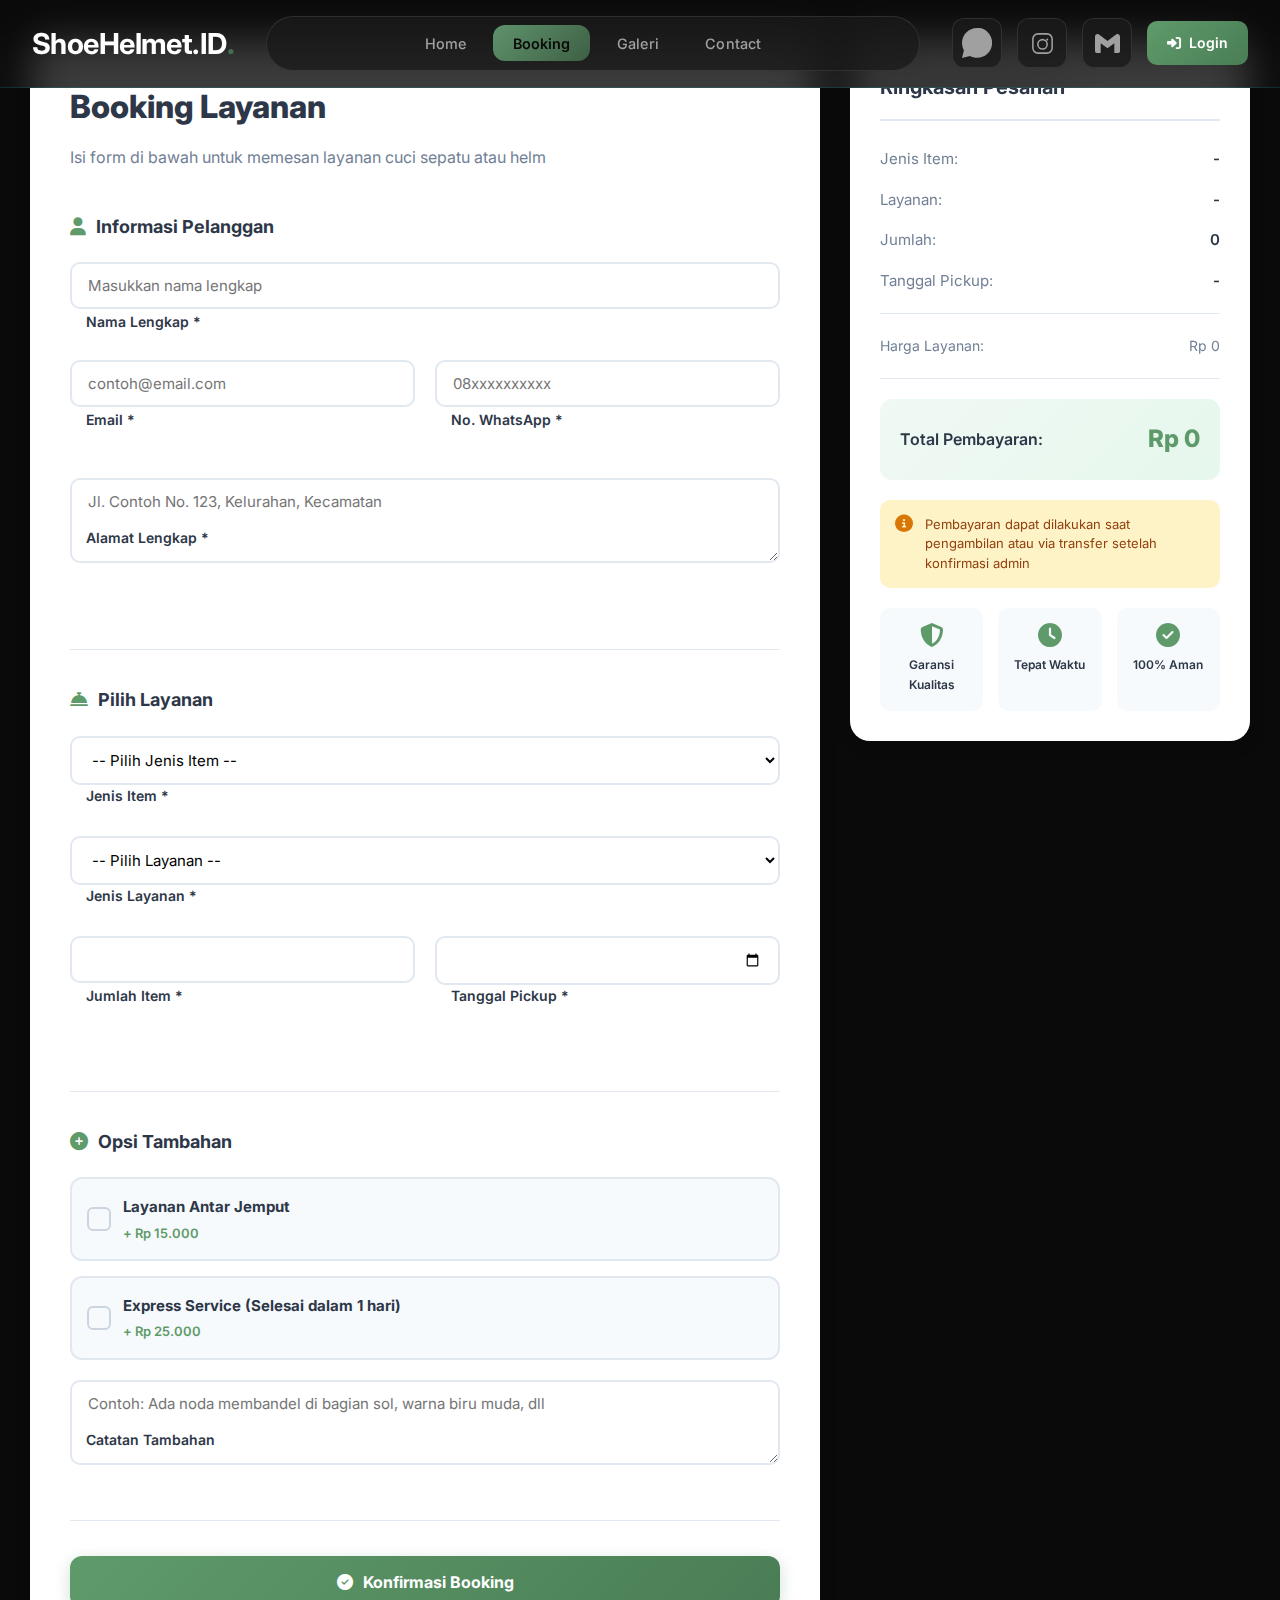
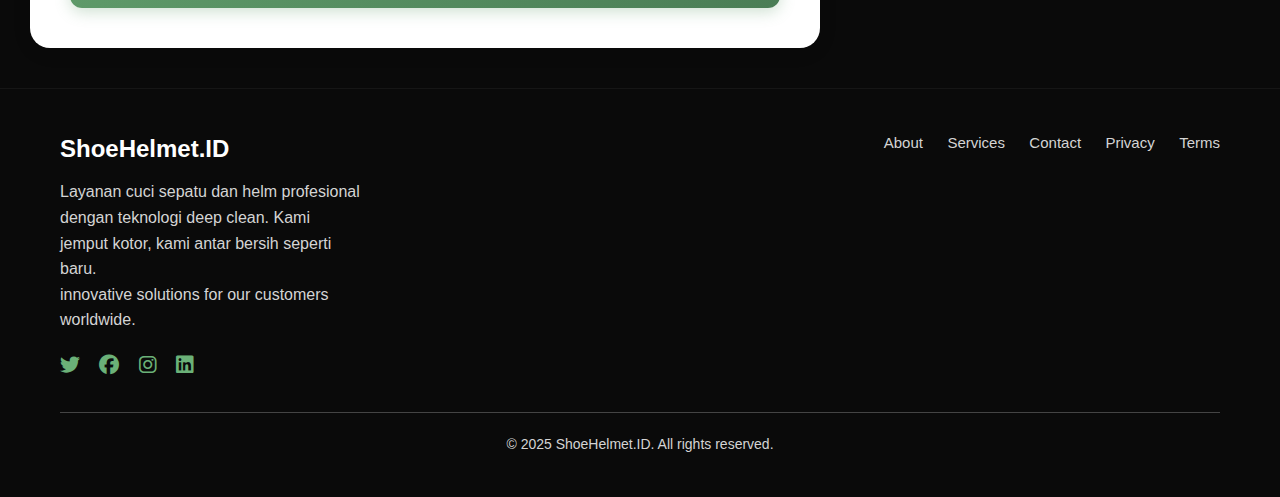
<file: booking.html>
<!DOCTYPE html>
<html lang="en">
<head>
    <meta charset="UTF-8">
    <meta name="viewport" content="width=device-width, initial-scale=1.0">
    <link rel="icon" href="./images/icons/icon.ico">
    <title>Layanan Cuci Sepatu dan Helm</title>
    <link rel="stylesheet" href="https://fonts.googleapis.com/css2?family=Inter:wght@300;400;500;600;700;900&display=swap">
    <link rel="stylesheet" href="https://cdnjs.cloudflare.com/ajax/libs/font-awesome/6.4.0/css/all.min.css">
    <link rel="stylesheet" href="css/style.css">
    <link rel="stylesheet" href="css/booking.css">
</head>
<body background="">
    <header style="margin-bottom: 30px">
        <nav class="navbar">
            <div class="nav-brand">ShoeHelmet.ID<span class="brand-dot">.</span></div>
            <ul class="nav-menu" id="nav-menu">
                <li><a href="index.html" class="nav-link">Home</a></li>
                <li><a href="daftarharga.html" class="nav-link active">Booking</a></li>
                <li><a href="galeri.html" class="nav-link">Galeri</a></li>
                <li><a href="contact.html" class="nav-link">Contact</a></li>
            </ul>
            
            <div class="nav-social" style="display: flex; justify-content: center; align-items: center; gap: 15px;">
                <li id="dashboardLink" style="display: none;">
                    <a href="dashboard.html" class="nav-link nav-link-admin">
                        <i class="fas fa-chart-line"></i> Dashboard
                    </a>
                </li>
              <a href="https://wa.me/6285881872733?text=Halo%20Admin%2C%20saya%20mau%20tanya%20tentang%20layanan%20cuci%20sepatu%20dan%20helm.%20Bisa%20minta%20daftar%20harganya%3F" aria-label="WhatsApp" target="_blank" class="social-icon">
                <svg width="30" height="30" viewBox="0 0 24 24" fill="currentColor">
                  <path d="M17.472 14.382c-.297-.149-1.758-.867-2.03-.967-.273-.099-.471-.148-.67.15-.197.297-.767.966-.94 1.164-.173.199-.347.223-.644.075-.297-.15-1.255-.463-2.39-1.475-.883-.788-1.48-1.761-1.653-2.059-.173-.297-.018-.458.13-.606.134-.133.298-.347.446-.52.149-.174.198-.298.298-.497.099-.198.05-.371-.025-.52-.075-.149-.669-1.612-.916-2.207-.242-.579-.487-.5-.669-.51-.173-.008-.371-.01-.57-.01-.198 0-.52.074-.792.372-.272.297-1.04 1.016-1.04 2.479 0 1.462 1.065 2.875 1.213 3.074.149.198 2.096 3.2 5.077 4.487.709.306 1.262.489 1.694.625.712.227 1.36.195 1.871.118.571-.085 1.758-.719 2.006-1.413.248-.694.248-1.289.173-1.413-.074-.124-.272-.198-.57-.347m-4.821 4.991l-.001.001h-.001zM12.004 0C5.373 0 0 5.373 0 12c0 2.123.555 4.115 1.524 5.84L0 24l6.337-1.663c1.711.932 3.673 1.463 5.761 1.463 6.631 0 12-5.369 12-12s-5.369-12-12-12z"/>
                </svg>
              </a>

            <a href="https://www.instagram.com/shoehalmet/" aria-label="Instagram" target="_blank" class="social-icon">
                <svg width="25" height="25" viewBox="0 0 24 24" fill="currentColor">
                  <path d="M7.75 2h8.5A5.75 5.75 0 0 1 22 7.75v8.5A5.75 5.75 0 0 1 16.25 22h-8.5A5.75 5.75 0 0 1 2 16.25v-8.5A5.75 5.75 0 0 1 7.75 2zm0 1.5A4.25 4.25 0 0 0 3.5 7.75v8.5A4.25 4.25 0 0 0 7.75 20.5h8.5a4.25 4.25 0 0 0 4.25-4.25v-8.5A4.25 4.25 0 0 0 16.25 3.5h-8.5zm4.25 4a5.25 5.25 0 1 1 0 10.5 5.25 5.25 0 0 1 0-10.5zm0 1.5a3.75 3.75 0 1 0 0 7.5 3.75 3.75 0 0 0 0-7.5zm5.5-.75a1 1 0 1 1-2 0 1 1 0 0 1 2 0z"/>
                </svg>
            </a>

            <a href="mailto:pencuciansepatudanhelm@gmail.com" aria-label="Gmail" class="social-icon" target="_blank">
               <svg width="25" height="25" viewBox="0 0 24 24" fill="currentColor">
                <path d="M24 5.457v13.909c0 .904-.732 1.636-1.636 1.636h-3.819V11.73L12 16.64l-6.545-4.91v9.273H1.636A1.636 1.636 0 0 1 0 19.366V5.457c0-2.023 2.309-3.178 3.927-1.964L5.455 4.64 12 9.548l6.545-4.91 1.528-1.145C21.69 2.28 24 3.434 24 5.457z"/>
              </svg>
            </a>

             <a href="login.html" class="login-btn" id="loginBtn">
                    <i class="fas fa-sign-in-alt"></i> Login
                </a>
                
                <!-- User Profile -->
                <div class="user-profile" id="userProfile">
                    <div class="user-avatar" id="userAvatar"></div>
                    <span class="user-name" id="userName"></span>
                    <button class="logout-btn" id="logoutBtn">
                        <i class="fas fa-sign-out-alt"></i> Logout
                    </button>
                </div>
        </div>
       </div>
        </nav>
    </header>
    <!-- Main Content -->
    <main class="booking-main">
        <div class="booking-container">
            <!-- Left Side - Form -->
            <div class="booking-form-section">
                <div class="form-header">
                    <h1>Booking Layanan</h1>
                    <p>Isi form di bawah untuk memesan layanan cuci sepatu atau helm</p>
                </div>

                <form id="bookingForm" class="booking-form">
                    <!-- Customer Info -->
                    <div class="form-section">
                        <h3><i class="fas fa-user"></i> Informasi Pelanggan</h3>
                        
                        <div class="form-group">
                            <label for="customerName">Nama Lengkap *</label>
                            <input type="text" id="customerName" required placeholder="Masukkan nama lengkap">
                            <span class="error-message" id="nameError"></span>
                        </div>

                        <div class="form-row">
                            <div class="form-group">
                                <label for="customerEmail">Email *</label>
                                <input type="email" id="customerEmail" required placeholder="contoh@email.com">
                                <span class="error-message" id="emailError"></span>
                            </div>

                            <div class="form-group">
                                <label for="customerPhone">No. WhatsApp *</label>
                                <input type="tel" id="customerPhone" required placeholder="08xxxxxxxxxx">
                                <span class="error-message" id="phoneError"></span>
                            </div>
                        </div>

                        <div class="form-group">
                            <label for="customerAddress">Alamat Lengkap *</label>
                            <textarea id="customerAddress" rows="3" required placeholder="Jl. Contoh No. 123, Kelurahan, Kecamatan"></textarea>
                            <span class="error-message" id="addressError"></span>
                        </div>
                    </div>

                    <!-- Service Selection -->
                    <div class="form-section">
                        <h3><i class="fas fa-concierge-bell"></i> Pilih Layanan</h3>
                        
                        <div class="form-group">
                            <label for="itemType">Jenis Item *</label>
                            <select id="itemType" required>
                                <option value="">-- Pilih Jenis Item --</option>
                                <option value="sepatu">Sepatu</option>
                                <option value="helm">Helm</option>
                            </select>
                            <span class="error-message" id="itemTypeError"></span>
                        </div>

                        <div class="form-group">
                            <label for="serviceType">Jenis Layanan *</label>
                            <select id="serviceType" required>
                                <option value="">-- Pilih Layanan --</option>
                                <option value="deep-cleaning" data-price="35000">Deep Cleaning - Rp 35.000</option>
                                <option value="fast-cleaning" data-price="45000">Fast Cleaning (3 Jam) - Rp 45.000</option>
                                <option value="unyellowing" data-price="50000">Unyellowing - Rp 50.000</option>
                                <option value="repaint" data-price="75000">Recolor/Repaint - Rp 75.000</option>
                                <option value="water-repellent" data-price="30000">Water Repellent - Rp 30.000</option>
                                <option value="premium-package" data-price="100000">Premium Package - Rp 100.000</option>
                            </select>
                            <span class="error-message" id="serviceError"></span>
                        </div>

                        <div class="form-row">
                            <div class="form-group">
                                <label for="quantity">Jumlah Item *</label>
                                <input type="number" id="quantity" min="1" value="1" required>
                                <span class="error-message" id="quantityError"></span>
                            </div>

                            <div class="form-group">
                                <label for="pickupDate">Tanggal Pickup *</label>
                                <input type="date" id="pickupDate" required>
                                <span class="error-message" id="dateError"></span>
                            </div>
                        </div>
                    </div>

                    <!-- Additional Options -->
                    <div class="form-section">
                        <h3><i class="fas fa-plus-circle"></i> Opsi Tambahan</h3>
                        
                        <div class="checkbox-group">
                            <label class="checkbox-label">
                                <input type="checkbox" id="pickupService" value="15000">
                                <span class="checkbox-custom"></span>
                                <span class="checkbox-text">
                                    <strong>Layanan Antar Jemput</strong>
                                    <small>+ Rp 15.000</small>
                                </span>
                            </label>

                            <label class="checkbox-label">
                                <input type="checkbox" id="expressService" value="25000">
                                <span class="checkbox-custom"></span>
                                <span class="checkbox-text">
                                    <strong>Express Service (Selesai dalam 1 hari)</strong>
                                    <small>+ Rp 25.000</small>
                                </span>
                            </label>
                        </div>

                        <div class="form-group">
                            <label for="notes">Catatan Tambahan</label>
                            <textarea id="notes" rows="3" placeholder="Contoh: Ada noda membandel di bagian sol, warna biru muda, dll"></textarea>
                        </div>
                    </div>

                    <!-- Submit Button -->
                    <div class="form-actions">
                        <button type="submit" class="btn btn-primary">
                            <i class="fas fa-check-circle"></i> Konfirmasi Booking
                        </button>
                    </div>
                </form>
            </div>

            <!-- Right Side - Summary -->
            <div class="booking-summary-section">
                <div class="summary-card sticky">
                    <h3>Ringkasan Pesanan</h3>
                    
                    <div class="summary-item">
                        <span>Jenis Item:</span>
                        <strong id="summaryItemType">-</strong>
                    </div>

                    <div class="summary-item">
                        <span>Layanan:</span>
                        <strong id="summaryService">-</strong>
                    </div>

                    <div class="summary-item">
                        <span>Jumlah:</span>
                        <strong id="summaryQuantity">0</strong>
                    </div>

                    <div class="summary-item">
                        <span>Tanggal Pickup:</span>
                        <strong id="summaryDate">-</strong>
                    </div>

                    <div class="summary-divider"></div>

                    <div class="summary-breakdown">
                        <div class="breakdown-item">
                            <span>Harga Layanan:</span>
                            <span id="summaryServicePrice">Rp 0</span>
                        </div>

                        <div class="breakdown-item" id="pickupPriceRow" style="display: none;">
                            <span>Antar Jemput:</span>
                            <span>Rp 15.000</span>
                        </div>

                        <div class="breakdown-item" id="expressPriceRow" style="display: none;">
                            <span>Express Service:</span>
                            <span>Rp 25.000</span>
                        </div>
                    </div>

                    <div class="summary-divider"></div>

                    <div class="summary-total">
                        <span>Total Pembayaran:</span>
                        <strong id="summaryTotal">Rp 0</strong>
                    </div>

                    <div class="summary-note">
                        <i class="fas fa-info-circle"></i>
                        <p>Pembayaran dapat dilakukan saat pengambilan atau via transfer setelah konfirmasi admin</p>
                    </div>

                    <div class="summary-features">
                        <div class="feature">
                            <i class="fas fa-shield-alt"></i>
                            <span>Garansi Kualitas</span>
                        </div>
                        <div class="feature">
                            <i class="fas fa-clock"></i>
                            <span>Tepat Waktu</span>
                        </div>
                        <div class="feature">
                            <i class="fas fa-check-circle"></i>
                            <span>100% Aman</span>
                        </div>
                    </div>
                </div>
            </div>
        </div>
    </main>

    <!-- Success Modal -->
    <div class="modal" id="successModal">
        <div class="modal-content">
            <div class="modal-icon success">
                <i class="fas fa-check-circle"></i>
            </div>
            <h2>Booking Berhasil!</h2>
            <p>Terima kasih telah memesan layanan kami.</p>
            <p class="modal-order-id">Order ID: <strong id="modalOrderId"></strong></p>
            <p class="modal-info">Kami akan segera menghubungi Anda melalui WhatsApp untuk konfirmasi lebih lanjut.</p>
            <div class="modal-actions">
                <button class="btn btn-primary" onclick="redirectToHome()">
                    <i class="fas fa-home"></i> Kembali ke Home
                </button>
                <a href="#" class="btn btn-secondary" id="whatsappBtn" target="_blank">
                    <i class="fab fa-whatsapp"></i> Chat WhatsApp
                </a>
            </div>
        </div>
    </div>

    <script src="booking.js"></script>
      <link href="https://cdnjs.cloudflare.com/ajax/libs/font-awesome/6.5.1/css/all.min.css" rel="stylesheet">
<footer>
<div class="footer-container">
<div class="footer-left">
    <h2>ShoeHelmet.ID</h2>
    <p>
    Layanan cuci sepatu dan helm profesional dengan teknologi deep clean. Kami jemput kotor, kami antar bersih seperti baru.<br>
    innovative solutions for our customers<br>
    worldwide.
    </p>
    <div class="social-icons">
    <a href="#"><i class="fab fa-twitter"></i></a>
    <a href="#"><i class="fab fa-facebook"></i></a>
    <a href="#"><i class="fab fa-instagram"></i></a>
    <a href="#"><i class="fab fa-linkedin"></i></a>
    </div>
</div>

<div class="footer-right">
    <a href="#">About</a>
    <a href="#">Services</a>
    <a href="#">Contact</a>
    <a href="#">Privacy</a>
    <a href="#">Terms</a>
</div>
</div>

<div class="footer-bottom">
<p>© 2025 ShoeHelmet.ID. All rights reserved.</p>
</div>
</footer>
</main>
<script src="script.js"></script>
<script src="main.js"></script>
</body>
</html>
</file>
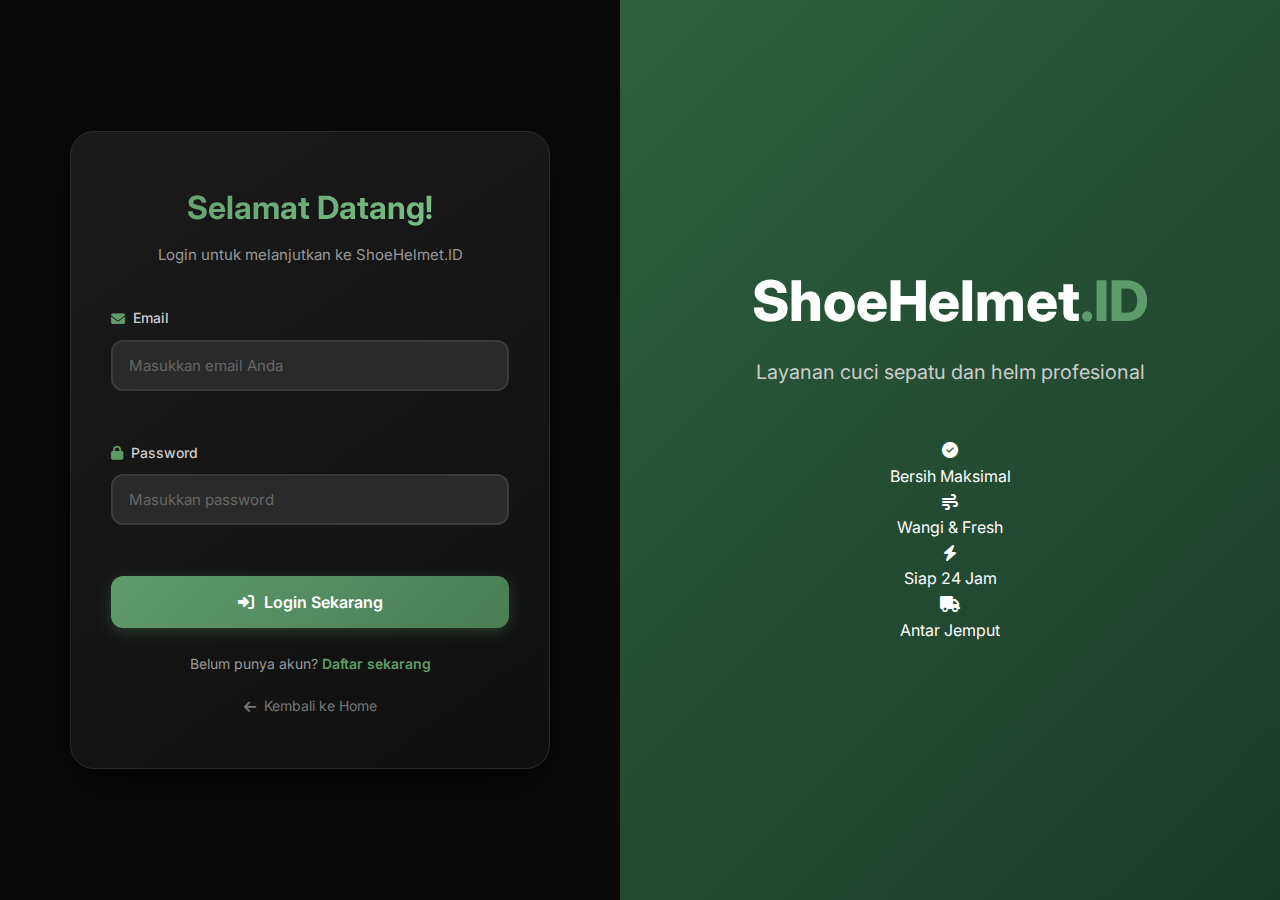
<file: login.html>
<!DOCTYPE html>
<html lang="id">
<head>
    <meta charset="UTF-8">
    <meta name="viewport" content="width=device-width, initial-scale=1.0">
    <link rel="icon" href="./images/icons/icon.ico">
    <title>Login - ShoeHelmet.ID</title>
    <link rel="stylesheet" href="https://fonts.googleapis.com/css2?family=Inter:wght@300;400;500;600;700;900&display=swap">
    <link rel="stylesheet" href="https://cdnjs.cloudflare.com/ajax/libs/font-awesome/6.4.0/css/all.min.css">
    <link rel="stylesheet" href="css/auth.css">
</head>
<body>
    <div class="auth-container">
        <div class="auth-wrapper">
            <div class="auth-box login-box active" id="loginBox">
                <div class="auth-header">
                    <h2>Selamat Datang!</h2>
                    <p class="subtitle">Login untuk melanjutkan ke ShoeHelmet.ID</p>
                </div>
                
                <form id="loginForm">
                    <div class="form-group">
                        <label for="loginEmail">
                            <i class="fas fa-envelope"></i> Email
                        </label>
                        <input type="email" id="loginEmail" placeholder="Masukkan email Anda" required>
                        <span class="error-message" id="loginEmailError"></span>
                    </div>
                    
                    <div class="form-group">
                        <label for="loginPassword">
                            <i class="fas fa-lock"></i> Password
                        </label>
                        <input type="password" id="loginPassword" placeholder="Masukkan password" required>
                        <span class="error-message" id="loginPasswordError"></span>
                    </div>
                    
                    <button type="submit" class="btn btn-primary">
                        <i class="fas fa-sign-in-alt"></i> Login Sekarang
                    </button>
                </form>
                
                <p class="switch-text">
                    Belum punya akun? <a href="#" id="showRegister">Daftar sekarang</a>
                </p>
                
                <a href="index.html" class="back-home">
                    <i class="fas fa-arrow-left"></i> Kembali ke Home
                </a>
            </div>
            
            <div class="auth-box register-box" id="registerBox">
                <div class="auth-header">
                    <h2>Buat Akun Baru</h2>
                    <p class="subtitle">Daftar untuk mendapatkan pengalaman terbaik</p>
                </div>
                
                <form id="registerForm">
                    <div class="form-group">
                        <label for="registerName">
                            <i class="fas fa-user"></i> Nama Lengkap
                        </label>
                        <input type="text" id="registerName" placeholder="Masukkan nama lengkap" required>
                        <span class="error-message" id="registerNameError"></span>
                    </div>
                    
                    <div class="form-group">
                        <label for="registerEmail">
                            <i class="fas fa-envelope"></i> Email
                        </label>
                        <input type="email" id="registerEmail" placeholder="Masukkan email Anda" required>
                        <span class="error-message" id="registerEmailError"></span>
                    </div>
                    
                    <div class="form-group">
                        <label for="registerPassword">
                            <i class="fas fa-lock"></i> Password
                        </label>
                        <input type="password" id="registerPassword" placeholder="Minimal 6 karakter" required>
                        <span class="error-message" id="registerPasswordError"></span>
                    </div>
                    
                    <div class="form-group">
                        <label for="registerConfirmPassword">
                            <i class="fas fa-lock"></i> Konfirmasi Password
                        </label>
                        <input type="password" id="registerConfirmPassword" placeholder="Ketik ulang password" required>
                        <span class="error-message" id="registerConfirmPasswordError"></span>
                    </div>
                    
                    <button type="submit" class="btn btn-primary">
                        <i class="fas fa-user-plus"></i> Daftar Sekarang
                    </button>
                </form>
                
                <p class="switch-text">
                    Sudah punya akun? <a href="#" id="showLogin">Login di sini</a>
                </p>
                
                <a href="index.html" class="back-home">
                    <i class="fas fa-arrow-left"></i> Kembali ke Home
                </a>
            </div>
        </div>
        
        <div class="auth-illustration">
            <div class="illustration-content">
                <div class="brand-logo">
                    <h1>ShoeHelmet<span>.ID</span></h1>
                </div>
                <p class="tagline">Layanan cuci sepatu dan helm profesional</p>
                <div class="features-grid">
                    <div class="feature-item">
                        <div class="feature-icon">
                            <i class="fas fa-check-circle"></i>
                        </div>
                        <span>Bersih Maksimal</span>
                    </div>
                    <div class="feature-item">
                        <div class="feature-icon">
                            <i class="fas fa-wind"></i>
                        </div>
                        <span>Wangi & Fresh</span>
                    </div>
                    <div class="feature-item">
                        <div class="feature-icon">
                            <i class="fas fa-bolt"></i>
                        </div>
                        <span>Siap 24 Jam</span>
                    </div>
                    <div class="feature-item">
                        <div class="feature-icon">
                            <i class="fas fa-truck"></i>
                        </div>
                        <span>Antar Jemput</span>
                    </div>
                </div>
            </div>
        </div>
    </div>
    
    <script src="auth.js"></script>
</body>
</html>
</file>
<file: css/style.css>
/* CSS Variables */

:root {
    --bg-primary: #0a0a0a;
    --bg-secondary: #111111;
    --bg-tertiary: #1a1a1a;
    --text-primary: #ffffff;
    --text-secondary: #a0a0a0;
    --text-muted: #666666;
    --accent-primary: #5E936C;
    --accent-secondary: #3E5F44;
    --accent-gradient: linear-gradient(135deg, #5E936C 0%, #3E5F44 100%);
    --accent-gradient-hover: linear-gradient(135deg, #93DA97 0%, #F8FAB4 100%);
    --border-accent: rgba(0, 212, 255, 0.15);
    --shadow-glow: 0 0 60px rgba(0, 212, 255, 0.15);
    --shadow-card: 0 20px 40px rgba(0, 0, 0, 0.3);
    --bg-dark: #0a0a0a;
    --accent-green: #758E61; /* Warna hijau dari desainmu */
    --text-gray: #a0a0a0;
    --glass-bg: rgba(255, 255, 255, 0.05);
    --shadow-hover: 0 30px 60px rgba(0, 0, 0, 0.4);
    --border-radius: 16px;
    --border-radius-pill: 50px;
    --transition-smooth: all 0.4s cubic-bezier(0.25, 0.46, 0.45, 0.94);
    --transition-fast: all 0.2s ease;
    --transition-spring: all 0.6s cubic-bezier(0.68, -0.55, 0.265, 1.55);
    --glass-bg: rgba(255, 255, 255, 0.05);
    --glass-border: rgba(255, 255, 255, 0.1);
}

/* Navigation Link Admin Highlight */
.nav-link-admin {
    background: rgba(95, 155, 106, 0.1) !important;
    color: #5f9b6a !important;
    font-weight: 600;
}

.nav-link-admin:hover {
    background: rgba(95, 155, 106, 0.2) !important;
}

/* Enhanced User Profile in Navbar */
.user-info {
    display: flex;
    flex-direction: column;
    gap: 2px;
}

.user-role {
    font-size: 11px;
    color: #999;
    font-weight: 500;
}

.nav-social {
    display: flex;
    justify-content: center;
    align-items: center;
    gap: 15px;
}

.social-icon {
    color: #999;
    transition: all 0.3s;
    display: flex;
    align-items: center;
}

.social-icon:hover {
    color: #5f9b6a;
    transform: translateY(-2px);
}

.login-btn {
    display: inline-flex;
    align-items: center;
    gap: 8px;
    padding: 10px 20px;
    background: linear-gradient(135deg, #5f9b6a, #4a7d55);
    color: #fff !important;
    text-decoration: none;
    border-radius: 10px;
    font-weight: 600;
    font-size: 14px;
    transition: all 0.3s;
    border: none;
    cursor: pointer;
}

.login-btn:hover {
    transform: translateY(-2px);
    box-shadow: 0 5px 15px rgba(95, 155, 106, 0.4);
}

.user-profile {
    display: none;
    align-items: center;
    gap: 12px;
    padding: 8px 15px;
    background: rgba(255, 255, 255, 0.05);
    border-radius: 50px;
    border: 1px solid rgba(255, 255, 255, 0.1);
}

.user-avatar {
    width: 45px;
    height: 45px;
    border-radius: 50%;
    background: linear-gradient(135deg, #5f9b6a, #4a7d55);
    display: flex;
    align-items: center;
    justify-content: center;
    font-weight: 700;
    font-size: 18px;
    color: #fff;
    border: 2px solid rgba(255, 255, 255, 0.2);
}

.user-name {
    color: #fff;
    font-weight: 600;
    font-size: 14px;
}

.logout-btn {
    display: inline-flex;
    align-items: center;
    gap: 6px;
    background: rgba(255, 107, 107, 0.2);
    color: #ff6b6b;
    border: 1px solid rgba(255, 107, 107, 0.3);
    padding: 8px 16px;
    border-radius: 8px;
    cursor: pointer;
    font-size: 13px;
    font-weight: 600;
    transition: all 0.3s;
}

.logout-btn:hover {
    background: rgba(255, 107, 107, 0.3);
    transform: translateY(-1px);
}

@media (max-width: 768px) {
    .user-name {
        display: none;
    }
    
    .user-role {
        display: none;
    }
    
    .nav-social {
        gap: 10px;
    }
    
    #dashboardLink {
        display: none !important;
    }
}


.nav-social {
  display: flex;
  gap: 15px;
}
* {
    margin: 0;
    padding: 0;
    box-sizing: border-box;
}

body {
    font-family: 'Inter', sans-serif;
    background: var(--bg-primary);
    color: var(--text-primary);
    line-height: 1.7;
    overflow-x: hidden;
    -webkit-font-smoothing: antialiased;
    -moz-osx-font-smoothing: grayscale;
}

.container {
    max-width: 1400px;
    margin: 0 auto;
    padding: 0 2rem;
}

/* Scrollbar Styling */
::-webkit-scrollbar {
    width: 8px;
}

::-webkit-scrollbar-track {
    background: var(--bg-secondary);
}

::-webkit-scrollbar-thumb {
    background: var(--accent-gradient);
    border-radius: 4px;
}

::-webkit-scrollbar-thumb:hover {
    background: var(--accent-gradient-hover);
}

/* Enhanced Header */
header {
    position: fixed;
    top: 0;
    width: 100%;
    z-index: 1000;
    padding: 1rem 0;
    background: rgba(10, 10, 10, 0.8);
    backdrop-filter: blur(20px);
    border-bottom: 1px solid var(--border-accent);
    transition: var(--transition-smooth);
}

header.scrolled {
    padding: 0.5rem 0;
    background: rgba(10, 10, 10, 0.95);
    box-shadow: var(--shadow-card);
}

.navbar {
    display: grid;
    grid-template-columns: auto 1fr auto;
    align-items: center;
    gap: 2rem;
    max-width: 1400px;
    margin: 0 auto;
    padding: 0 2rem;
}

.nav-brand {
    font-size: 1.8rem;
    font-weight: 700;
    color: var(--text-primary);
    letter-spacing: -0.02em;
    position: relative;
    cursor: pointer;
}

.brand-dot {
    background: var(--accent-gradient);
    -webkit-background-clip: text;
    -webkit-text-fill-color: transparent;
    background-clip: text;
    font-size: 2rem;
}

.nav-menu {
    display: flex;
    list-style: none;
    justify-content: center;
    align-items: center;
    gap: 0.5rem;
    background: var(--glass-bg);
    padding: 0.8rem 1.5rem;
    border-radius: var(--border-radius-pill);
    border: 1px solid var(--glass-border);
    backdrop-filter: blur(10px);
}

.nav-link {
    color: var(--text-secondary);
    text-decoration: none;
    font-weight: 500;
    font-size: 0.9rem;
    position: relative;
    padding: 0.6rem 1.2rem;
    border-radius: 12px;
    transition: var(--transition-fast);
    letter-spacing: 0.01em;
}

.nav-link:hover,
.nav-link.active {
    color: var(--text-primary);
    background: rgba(0, 212, 255, 0.1);
    transform: translateY(-1px);
}

.nav-link.active {
    background: var(--accent-gradient);
    color: var(--bg-primary);
    font-weight: 600;
}

.nav-cta {
    display: flex;
    align-items: center;
}

.cta-btn {
    background: var(--accent-gradient);
    color: var(--bg-primary);
    text-decoration: none;
    padding: 0.8rem 1.8rem;
    border-radius: var(--border-radius-pill);
    font-weight: 600;
    font-size: 0.9rem;
    transition: var(--transition-smooth);
    position: relative;
    overflow: hidden;
}

.cta-btn::before {
    content: '';
    position: absolute;
    top: 0;
    left: -100%;
    width: 100%;
    height: 100%;
    background: linear-gradient(90deg, transparent, rgba(255, 255, 255, 0.2), transparent);
    transition: left 0.5s;
}

.cta-btn:hover::before {
    left: 100%;
}

.cta-btn:hover {
    transform: translateY(-2px);
    box-shadow: 0 10px 30px rgba(0, 212, 255, 0.3);
}

.hamburger {
    display: none;
    flex-direction: column;
    cursor: pointer;
    gap: 0.3rem;
    padding: 0.5rem;
    background: var(--glass-bg);
    border-radius: 8px;
    border: 1px solid var(--glass-border);
    backdrop-filter: blur(10px);
}

.hamburger span {
    width: 25px;
    height: 2px;
    background: var(--text-primary);
    border-radius: 2px;
    transition: var(--transition-smooth);
}

.hamburger.active span:nth-child(1) {
    transform: rotate(45deg) translate(5px, 5px);
}

.hamburger.active span:nth-child(2) {
    opacity: 0;
}

.hamburger.active span:nth-child(3) {
    transform: rotate(-45deg) translate(7px, -6px);
}

/* Sections */
.section {
    min-height: 100vh;
    display: flex;
    align-items: center;
    padding: 8rem 0 6rem;
    position: relative;
}

.section-title {
    font-size: clamp(2.5rem, 5vw, 4rem);
    font-weight: 900;
    text-align: center;
    margin-bottom: 3rem;
    background: var(--accent-gradient);
    -webkit-background-clip: text;
    -webkit-text-fill-color: transparent;
    background-clip: text;
    letter-spacing: -0.02em;
    position: relative;
}

.section-title::after {
    content: '';
    display: block;
    width: 100px;
    height: 4px;
    background: var(--accent-gradient);
    margin: 1rem auto 0;
    border-radius: 2px;
}

/* Enhanced Home Section */
.home {
    background: radial-gradient(ellipse at center, rgba(0, 212, 255, 0.03) 0%, transparent 70%);
    position: relative;
    overflow: hidden;
}

.home::before {
    content: '';
    position: absolute;
    top: 20%;
    right: -10%;
    width: 500px;
    height: 500px;
    background: radial-gradient(circle, rgba(0, 212, 255, 0.1) 0%, transparent 70%);
    border-radius: 50%;
    filter: blur(100px);
    animation: float 6s ease-in-out infinite;
}

.home-content {
    display: grid;
    grid-template-columns: 1.2fr 0.8fr;
    gap: 6rem;
    align-items: center;
    max-width: 1300px;
    margin: 0 auto;
    position: relative;
    z-index: 1;
}

.home-text {
    display: flex;
    flex-direction: column;
    gap: 2rem;
}

.greeting {
    font-size: 1.2rem;
    color: var(--accent-primary);
    font-weight: 500;
    margin-bottom: 0.5rem;
    opacity: 0;
    animation: fadeInUp 0.8s ease forwards 0.2s;
}

.hero-title {
    font-size: clamp(3rem, 7vw, 5.5rem);
    font-weight: 900;
    line-height: 1.1;
    letter-spacing: -0.03em;
    margin-bottom: 1rem;
    opacity: 0;
    animation: fadeInUp 0.8s ease forwards 0.4s;
}

.accent {
    background: var(--accent-gradient);
    -webkit-background-clip: text;
    -webkit-text-fill-color: transparent;
    background-clip: text;
    position: relative;
}

.hero-subtitle {
    font-size: clamp(1.5rem, 3vw, 2.2rem);
    font-weight: 400;
    color: var(--accent-primary);
    margin-bottom: 1.5rem;
    min-height: 3rem;
    opacity: 0;
    animation: fadeInUp 0.8s ease forwards 0.6s;
}

.cursor {
    animation: blink 1s infinite;
    color: var(--accent-primary);
    font-weight: 300;
}

.hero-desc {
    font-size: 1.2rem;
    font-weight: 300;
    color: var(--text-secondary);
    max-width: 600px;
    line-height: 1.8;
    opacity: 0;
    animation: fadeInUp 0.8s ease forwards 0.8s;
}

.hero-stats {
    display: grid;
    grid-template-columns: repeat(3, 1fr);
    gap: 2rem;
    margin: 2rem 0;
    opacity: 0;
    animation: fadeInUp 0.8s ease forwards 1s;
}

.stat {
    text-align: center;
    padding: 1.5rem;
    background: var(--glass-bg);
    border: 1px solid var(--glass-border);
    border-radius: var(--border-radius);
    backdrop-filter: blur(10px);
    transition: 0s;
}

.stat:hover {
    transform: translateY(-5px);
    box-shadow: var(--shadow-card);
    border-color: var(--accent-primary);
}

.stat-number {
    display: block;
    font-size: 2rem;
    font-weight: 900;
    color: var(--accent-primary);
    margin-bottom: 0.5rem;
}

.stat-label {
    font-size: 0.9rem;
    color: var(--text-secondary);
    font-weight: 500;
}

.hero-actions {
    display: flex;
    gap: 1.5rem;
    margin: 2rem 0;
    opacity: 0;
    animation: fadeInUp 0.8s ease forwards 1.2s;
}

.hire-btn {
    display: flex;
    align-items: center;
    gap: 0.8rem;
    padding: 1rem 2rem;
    border-radius: var(--border-radius-pill);
    font-weight: 600;
    font-size: 1rem;
    cursor: pointer;
    transition: var(--transition-smooth);
    border: none;
    position: relative;
    overflow: hidden;
}

.hire-btn.primary {
    background: var(--accent-gradient);
    color: var(--bg-primary);
}

.hire-btn.secondary {
    background: transparent;
    color: var(--text-primary);
    border: 2px solid var(--glass-border);
}

.hire-btn:hover {
    transform: translateY(-3px);
    box-shadow: 0 15px 35px rgba(0, 212, 255, 0.3);
}

.hire-btn.secondary:hover {
    border-color: var(--accent-primary);
    color: var(--accent-primary);
}

.social-links {
    display: flex;
    gap: 1rem;
    opacity: 0;
    animation: fadeInUp 0.8s ease forwards 1.4s;
}

.social-icon {
    width: 50px;
    height: 50px;
    border-radius: 12px;
    display: flex;
    align-items: center;
    justify-content: center;
    color: var(--text-secondary);
    text-decoration: none;
    transition: 0s;
    font-size: 1.3rem;
    background: var(--glass-bg);
    border: 1px solid var(--glass-border);
    backdrop-filter: blur(10px);
}

.social-icon:hover {
    transform: translateY(-3px);
    color: var(--text-primary);
    box-shadow: var(--shadow-card);
}

.social-icon.whatsapp:hover {
    background: #25d366;
    color: white;
}

.social-icon.linkedin:hover {
    background: #0077b5;
    color: white;
}

.social-icon.github:hover {
    background: #333;
    color: white;
}

.social-icon.instagram:hover {
    background: linear-gradient(45deg, #f09433 0%, #e6683c 25%, #dc2743 50%, #cc2366 75%, #bc1888 100%);
    color: white;
}

/* Enhanced Home Image */
.home-image {
    position: relative;
    display: flex;
    justify-content: center;
    align-items: center;
}

.image-container {
    position: relative;
    opacity: 0;
    animation: fadeInScale 1s ease forwards 0.5s;
}

.profile-image {
    width: 400px;
    height: 500px;
    object-fit: cover;
    border-radius: 20px;
    box-shadow: var(--shadow-card);
    transition: var(--transition-smooth);
    border: 3px solid var(--glass-border);
}

.profile-image:hover {
    transform: scale(1.02);
    box-shadow: var(--shadow-hover);
}

.floating-card {
    position: absolute;
    background: var(--glass-bg);
    border: 1px solid var(--glass-border);
    backdrop-filter: blur(10px);
    padding: 1rem;
    border-radius: 12px;
    display: flex;
    align-items: center;
    gap: 0.8rem;
    color: var(--text-primary);
    font-weight: 600;
    font-size: 0.9rem;
    animation: floatCard 4s ease-in-out infinite;
    box-shadow: var(--shadow-card);
}

.floating-card i {
    color: var(--accent-primary);
    font-size: 1.2rem;
}

.card-1 {
    top: 10%;
    right: -20%;
    animation-delay: 0s;
}

.card-2 {
    bottom: 30%;
    left: -25%;
    animation-delay: 1.5s;
}

.card-3 {
    bottom: 10%;
    right: -15%;
    animation-delay: 3s;
}

/* Enhanced About Section */
.about {
    background: var(--bg-secondary);
    position: relative;
}

.about::before {
    content: '';
    position: absolute;
    top: 0;
    left: 0;
    width: 100%;
    height: 100%;
    background: linear-gradient(135deg, rgba(0, 212, 255, 0.02) 0%, transparent 50%);
    pointer-events: none;
}

.about-content {
    display: grid;
    grid-template-columns: 0.8fr 1.2fr;
    gap: 6rem;
    align-items: center;
    max-width: 1300px;
    margin: 0 auto;
    position: relative;
    z-index: 1;
}

.about-image {
    position: relative;
}

.image-wrapper {
    position: relative;
    display: inline-block;
}

.about-img {
    width: 100%;
    max-width: 500px;
    height: 600px;
    object-fit: cover;
    border-radius: 20px;
    box-shadow: var(--shadow-card);
    border: 3px solid var(--glass-border);
    transition: var(--transition-smooth);
}

.about-img:hover {
    transform: scale(1.02);
    box-shadow: var(--shadow-hover);
}

.experience-badge {
    position: absolute;
    bottom: -10px;
    right: -10px;
    background: var(--accent-gradient);
    color: var(--bg-primary);
    padding: 1.5rem;
    border-radius: 16px;
    text-align: center;
    box-shadow: var(--shadow-card);
    font-weight: 700;
}

.badge-number {
    display: block;
    font-size: 2rem;
    line-height: 1;
}

.badge-text {
    font-size: 0.8rem;
    line-height: 1.2;
}

.about-text {
    display: flex;
    flex-direction: column;
    gap: 2rem;
}

.about-description {
    display: flex;
    flex-direction: column;
    gap: 1.5rem;
}

.about-description p {
    font-size: 1.1rem;
    color: var(--text-secondary);
    line-height: 1.8;
}

.about-highlights {
    display: flex;
    flex-direction: column;
    gap: 1.5rem;
    margin: 2rem 0;
}

.highlight {
    display: flex;
    align-items: center;
    gap: 1.5rem;
    padding: 1.5rem;
    background: var(--glass-bg);
    border: 1px solid var(--glass-border);
    border-radius: var(--border-radius);
    backdrop-filter: blur(10px);
    transition: 0s;
}

.highlight:hover {
    transform: translateX(10px);
    border-color: var(--accent-primary);
}

.highlight i {
    color: var(--accent-primary);
    font-size: 1.5rem;
    width: 30px;
    text-align: center;
}

.highlight h4 {
    margin-bottom: 0.3rem;
    color: var(--text-primary);
    font-weight: 600;
}

.highlight p {
    color: var(--text-secondary);
    font-size: 0.95rem;
}

.about-actions {
    display: flex;
    gap: 1rem;
}

.about-btn {
    display: flex;
    align-items: center;
    gap: 0.8rem;
    padding: 1rem 2rem;
    background: transparent;
    color: var(--accent-primary);
    border: 2px solid var(--accent-primary);
    border-radius: var(--border-radius-pill);
    font-weight: 600;
    cursor: pointer;
    transition: 0s;
}

.about-btn:hover {
    background: var(--accent-primary);
    color: var(--bg-primary);
    transform: translateY(-2px);
    box-shadow: 0 10px 30px rgba(0, 212, 255, 0.3);
}

/* Animations */
@keyframes fadeInUp {
    from {
        opacity: 0;
        transform: translateY(30px);
    }
    to {
        opacity: 1;
        transform: translateY(0);
    }
}

@keyframes fadeInScale {
    from {
        opacity: 0;
        transform: scale(0.8);
    }
    to {
        opacity: 1;
        transform: scale(1);
    }
}

@keyframes float {
    0%, 100% {
        transform: translateY(0px);
    }
    50% {
        transform: translateY(-20px);
    }
}

@keyframes floatCard {
    0%, 100% {
        transform: translateY(0px);
    }
    50% {
        transform: translateY(-10px);
    }
}

@keyframes blink {
    0%, 50% {
        opacity: 1;
    }
    51%, 100% {
        opacity: 0;
    }
}
/* Responsive Design */
@media (max-width: 1200px) {
    .container {
        padding: 0 1.5rem;
    }
    
    .navbar {
        padding: 0 1.5rem;
    }
    
    .home-content,
    .about-content {
        gap: 4rem;
    }
}

@media (max-width: 768px) {
    .container {
        padding: 0 1rem;
    }
    
    .navbar {
        padding: 0 1rem;
        grid-template-columns: auto auto;
        gap: 1rem;
    }
    
    .nav-menu {
        position: fixed;
        top: 0;
        left: 0;
        width: 100%;
        height: 100vh;
        background: rgba(10, 10, 10, 0.98);
        backdrop-filter: blur(20px);
        flex-direction: column;
        justify-content: center;
        gap: 2rem;
        padding: 2rem;
        border-radius: 0;
        border: none;
        transform: translateX(-100%);
        transition: var(--transition-smooth);
        z-index: 999;
    }
    
    .nav-menu.active {
        transform: translateX(0);
    }
    
    .nav-link {
        font-size: 1.5rem;
        padding: 1rem 2rem;
        text-align: center;
        width: 100%;
    }
    
    .nav-cta {
        display: none;
    }
    
    .hamburger {
        display: flex;
        z-index: 1000;
    }
    
    .section {
        padding: 6rem 0 4rem;
        min-height: auto;
    }
    
    .home {
        min-height: 100vh;
        padding: 8rem 0 4rem;
    }
    
    .home-content,
    .about-content {
        grid-template-columns: 1fr;
        gap: 3rem;
        text-align: center;
    }
    
    .home-image,
    .about-image {
        order: -1;
    }
    
    .hero-stats {
        grid-template-columns: 1fr;
        gap: 1rem;
    }
    
    .hero-actions {
        flex-direction: column;
        align-items: center;
        gap: 1rem;
    }
    
    .hire-btn {
        width: 100%;
        max-width: 250px;
        justify-content: center;
    }
    
    .profile-image,
    .about-img {
        width: 300px;
        height: 400px;
    }
    
    .floating-card {
        display: none;
    }
    
    .section-title {
        font-size: 2.5rem;
        margin-bottom: 2rem;
    }
    
    .hero-title {
        font-size: 2.8rem;
    }
    
    .hero-subtitle {
        font-size: 1.5rem;
    }
    
    .hero-desc {
        font-size: 1rem;
        max-width: 100%;
    }
    
    .about-highlights {
        gap: 1rem;
    }
    
    .highlight {
        padding: 1rem;
    }
    
    .highlight:hover {
        transform: none;
    }
}

@media (max-width: 480px) {
    .container {
        padding: 0 0.75rem;
    }
    
    .navbar {
        padding: 0 0.75rem;
    }
    
    .hero-title {
        font-size: 2.5rem;
    }
    
    .hero-subtitle {
        font-size: 1.3rem;
    }
    
    .section-title {
        font-size: 2rem;
    }
    
    .profile-image,
    .about-img {
        width: 250px;
        height: 350px;
    }
    
    .social-icon {
        width: 45px;
        height: 45px;
        font-size: 1.2rem;
    }
    
    .stat {
        padding: 1rem;
    }
    
    .stat-number {
        font-size: 1.5rem;
    }
    
    .hire-btn {
        padding: 0.8rem 1.5rem;
        font-size: 0.9rem;
    }
}

@media (max-width: 320px) {
    .nav-brand {
        font-size: 1.5rem;
    }
    
    .hero-title {
        font-size: 2.2rem;
    }
    
    .section-title {
        font-size: 1.8rem;
    }
    
    .profile-image,
    .about-img {
        width: 220px;
        height: 300px;
    }
}

/* Skills Section */
.skills {
    background: var(--bg-primary);
    position: relative;
}


.skills::before {
    content: '';
    position: absolute;
    top: 0;
    left: 0;
    width: 100%;
    height: 100%;
    background: radial-gradient(ellipse at center, rgba(0, 212, 255, 0.03) 0%, transparent 70%);
    pointer-events: none;
}


.skills-section {
  text-align: center;
  max-width: 1100px;
  width: 100%;
}

.skills-content {
    max-width: 1200px;
    margin: 0 auto;
}

.skills-grid {
    display: grid;
    grid-template-columns: repeat(2, 1fr);
    gap: 3rem;
}

.skill-category {
    background: var(--glass-bg);
    border: 1px solid var(--glass-border);
    border-radius: var(--border-radius);
    padding: 2rem;
    backdrop-filter: blur(10px);
    transition: var(--transition-smooth);
}

.skill-category:hover {
    transform: translateY(-5px);
    border-color: var(--accent-primary);
    box-shadow: var(--shadow-hover);
}

.skill-card {
  background: rgba(255, 255, 255, 0.05);
  border: 1px solid rgba(255, 255, 255, 0.15);
  backdrop-filter: blur(12px);
  padding: 25px 20px;
  border-radius: 16px;
  transition: transform 0.3s ease, box-shadow 0.3s ease;
}

.skill-category h3 {
    color: var(--accent-primary);
    font-size: 1.5rem;
    margin-bottom: 1.5rem;
    text-align: center;
}

.skill-items {
    display: flex;
    flex-direction: column;
    gap: 1.5rem;
}

.skill-item {
    display: flex;
    align-items: center;
    gap: 1rem;
}

.skill-item i {
    color: var(--accent-primary);
    font-size: 1.5rem;
    width: 30px;
    text-align: center;
}

.skill-item span {
    flex: 1;
    font-weight: 600;
    color: var(--text-primary);
}

.skill-bar {
    height: 8px;
    background: var(--glass-bg);
    border-radius: 4px;
    overflow: hidden;
    flex: 2;
}

.skill-fill {
    height: 100%;
    background: var(--accent-gradient);
    border-radius: 4px;
    transition: width 1s ease;
}

/* Services Section */
.services {
    background: var(--bg-secondary);
    position: relative;
}

.services::before {
    content: '';
    position: absolute;
    top: 20%;
    right: -10%;
    width: 400px;
    height: 400px;
    background: radial-gradient(circle, rgba(0, 212, 255, 0.1) 0%, transparent 70%);
    border-radius: 50%;
    filter: blur(100px);
    animation: float 8s ease-in-out infinite;
}

.services-content {
    max-width: 1300px;
    margin: 0 auto;
}

.services-grid {
    display: grid;
    grid-template-columns: repeat(auto-fit, minmax(350px, 1fr));
    gap: 2rem;
}

.service-card {
    background: var(--glass-bg);
    border: 1px solid var(--glass-border);
    border-radius: var(--border-radius);
    padding: 2.5rem;
    text-align: center;
    backdrop-filter: blur(10px);
    transition: var(--transition-smooth);
    position: relative;
    overflow: hidden;
}

.service-card::before {
    content: '';
    position: absolute;
    top: 0;
    left: -100%;
    width: 100%;
    height: 100%;
    background: linear-gradient(90deg, transparent, rgba(0, 212, 255, 0.1), transparent);
    transition: left 0.5s;
}

.service-card:hover::before {
    left: 100%;
}

.service-card:hover {
    transform: translateY(-10px);
    border-color: var(--accent-primary);
    box-shadow: var(--shadow-hover);
}

.service-icon {
    width: 80px;
    height: 80px;
    background: var(--accent-gradient);
    border-radius: 50%;
    display: flex;
    align-items: center;
    justify-content: center;
    margin: 0 auto 1.5rem;
    font-size: 2rem;
    color: var(--bg-primary);
    position: relative;
    z-index: 1;
}

.service-card h3 {
    font-size: 1.5rem;
    margin-bottom: 1rem;
    color: var(--text-primary);
}

.service-card p {
    color: var(--text-secondary);
    line-height: 1.6;
    margin-bottom: 1.5rem;
}

.service-features {
    display: flex;
    flex-wrap: wrap;
    gap: 0.5rem;
    justify-content: center;
}

.service-features span {
    background: rgba(0, 212, 255, 0.1);
    color: var(--accent-primary);
    padding: 0.3rem 0.8rem;
    border-radius: 20px;
    font-size: 0.85rem;
    font-weight: 500;
}

/* Projects Section */
.projects {
    background: var(--bg-primary);
    position: relative;
}

.projects::before {
    content: '';
    position: absolute;
    bottom: 20%;
    left: -10%;
    width: 500px;
    height: 500px;
    background: radial-gradient(circle, rgba(0, 212, 255, 0.05) 0%, transparent 70%);
    border-radius: 50%;
    filter: blur(100px);
    animation: float 10s ease-in-out infinite reverse;
}

.projects-content {
    max-width: 1300px;
    margin: 0 auto;
}

.projects-grid {
    display: grid;
    grid-template-columns: repeat(auto-fit, minmax(350px, 1fr));
    gap: 2.5rem;
}

.project-card {
    background: var(--glass-bg);
    border: 1px solid var(--glass-border);
    border-radius: var(--border-radius);
    overflow: hidden;
    backdrop-filter: blur(10px);
    transition: var(--transition-smooth);
}

.project-card:hover {
    transform: translateY(-10px);
    border-color: var(--accent-primary);
    box-shadow: var(--shadow-hover);
}

.project-image {
    position: relative;
    overflow: hidden;
}

.project-image img {
    width: 100%;
    height: 250px;
    object-fit: cover;
    transition: var(--transition-smooth);
}

.project-card:hover .project-image img {
    transform: scale(1.1);
}

.project-overlay {
    position: absolute;
    top: 0;
    left: 0;
    width: 100%;
    height: 100%;
    background: rgba(0, 212, 255, 0.9);
    display: flex;
    align-items: center;
    justify-content: center;
    opacity: 0;
    transition: var(--transition-smooth);
}

.project-card:hover .project-overlay {
    opacity: 1;
}

.project-links {
    display: flex;
    gap: 1rem;
}

.project-link {
    width: 50px;
    height: 50px;
    background: var(--bg-primary);
    border-radius: 50%;
    display: flex;
    align-items: center;
    justify-content: center;
    color: var(--accent-primary);
    text-decoration: none;
    transition: var(--transition-smooth);
}

.project-link:hover {
    transform: scale(1.1);
    background: var(--accent-primary);
    color: var(--bg-primary);
}

.project-info {
    padding: 2rem;
}

.project-info h3 {
    font-size: 1.3rem;
    margin-bottom: 1rem;
    color: var(--text-primary);
}

.project-info p {
    color: var(--text-secondary);
    line-height: 1.6;
    margin-bottom: 1.5rem;
}

.project-tech {
    display: flex;
    flex-wrap: wrap;
    gap: 0.5rem;
}

.project-tech span {
    background: rgba(0, 212, 255, 0.1);
    color: var(--accent-primary);
    padding: 0.3rem 0.8rem;
    border-radius: 15px;
    font-size: 0.8rem;
    font-weight: 500;
}

/* Contact Section */
.section-contact {
    padding: 60px 20px;
    background-color: rgba;
    font-family: 'Inter', sans-serif;
}

.container-contact {
    max-width: 1100px;
    margin: 0 auto;
}

.contact-header { 
    margin-top: 40px;
    margin-bottom: 40px;
}

.contact-header h1 {
    font-size: 2.5rem;
    font-weight: 900;
    margin-bottom: 10px;
}

.contact-header p {
    color: #617589;
    max-width: 700px;
    line-height: 1.6;
}

.contact-grid {
    display: grid;
    grid-template-columns: 1fr 1.5fr;
    gap: 40px;
}

/* Sidebar Info */
.info-group h2, .contact-main h2 {
    font-size: 1.3rem;
    margin-bottom: 25px;
}

.info-card {
    display: flex;
    align-items: center;
    gap: 15px;
    background: rgb(17, 16, 16);
    padding: 15px;
    border-radius: 12px;
    margin-bottom: 15px;
    border: 1px solid #3E5F44;
}

.info-icon {
    width: 45px;
    height: 45px;
    background: rgba(19, 127, 236, 0.1);
    color: #5E936C;
    display: flex;
    align-items: center;
    justify-content: center;
    border-radius: 10px;
    font-size: 1.2rem;
}

.info-text h3 {
    font-size: 0.9rem;
    margin: 0;
}

.info-text p {
    font-size: 0.85rem;
    color: #617589;
    margin: 3px 0 0 0;
}

/* Map */
.map-container h3 {
    font-size: 1.1rem;
    margin: 20px 0 15px;
}

.map-placeholder {
    position: relative;
    border-radius: 15px;
    overflow: hidden;
    height: 200px;
}

.map-placeholder img {
    width: 100%;
    height: 100%;
    object-fit: cover;
    filter: grayscale(100%);
    opacity: 0.7;
}

.map-btn {
    position: absolute;
    top: 50%;
    left: 50%;
    transform: translate(-50%, -50%);
    background: rgba;
    padding: 10px 15px;
    border-radius: 8px;
    text-decoration: none;
    color: rgba;
    font-weight: bold;
    font-size: 0.8rem;
    box-shadow: 0 4px 15px rgba(0,0,0,0.1);
}

/* Form */
.form-card {
    background: rgba;
    padding: 30px;
    border-radius: 20px;
    border: 1px solid rgba;
}

.form-row {
    display: grid;
    grid-template-columns: 1fr 1fr;
    gap: 20px;
    margin-bottom: 20px;
}

.form-group {
    display: flex;
    flex-direction: column;
    gap: 8px;
    margin-bottom: 20px;
}

.form-group label {
    font-size: 0.85rem;
    font-weight: 600;
}

.form-group input, .form-group select, .form-group textarea {
    padding: 12px 15px;
    border-radius: 10px;
    border: none;
    background: rgba;
    font-family: inherit;
}

.btn-send {
    width: 100%;
    padding: 15px;
    background: #3E5F44;
    color: rgba;
    border: none;
    border-radius: 10px;
    font-weight: bold;
    cursor: pointer;
    transition: 0.3s;
}

.btn-send:hover {
    background: #56855e;
}

.form-note {
    text-align: center;
    font-size: 0.75rem;
    color: #999;
    margin-top: 15px;
}

/* FAQ Mini */
.faq-mini {
    display: grid;
    grid-template-columns: 1fr 1fr;
    gap: 15px;
    margin-top: 20px;
}

.faq-box {
    background: rgba(19, 127, 236, 0.05);
    padding: 15px;
    border-radius: 12px;
    display: flex;
    gap: 10px;
    border: 1px solid rgba(19, 127, 236, 0.1);
}

.faq-box i {
    color: #3E5F44;
}

.faq-box h4 {
    font-size: 0.8rem;
    margin: 0 0 5px 0;
}

.faq-box p {
    font-size: 0.75rem;
    color: #617589;
    margin: 0;
}

/* Responsive */
@media (max-width: 768px) {
    .contact-grid {
        grid-template-columns: 1fr;
    }
    .form-row {
        grid-template-columns: 1fr;
    }
}
.contact {
    background: var(--bg-secondary);
    position: relative;
}

.contact::before {
    content: '';
    position: absolute;
    top: 0;
    left: 0;
    width: 100%;
    height: 100%;
    background: linear-gradient(135deg, rgba(0, 212, 255, 0.02) 0%, transparent 50%);
    pointer-events: none;
}

.contact-content {
    display: grid;
    grid-template-columns: 1fr 1fr;
    gap: 4rem;
    max-width: 1400px;
    margin: 0 auto;
}

.contact-info {
    display: flex;
    flex-direction: column;
    gap: 2rem;
}

.contact-item {
    display: flex;
    align-items: center;
    gap: 1.5rem;
    padding: 2rem;
    background: var(--glass-bg);
    border: 1px solid var(--glass-border);
    border-radius: var(--border-radius);
    backdrop-filter: blur(10px);
    transition: var(--transition-smooth);
}

.contact-item:hover {
    transform: translateX(10px);
    border-color: var(--accent-primary);
}

.contact-icon {
    width: 60px;
    height: 60px;
    background: var(--accent-gradient);
    border-radius: 50%;
    display: flex;
    align-items: center;
    justify-content: center;
    color: var(--bg-primary);
    font-size: 1.5rem;
}

.contact-details h3 {
    color: var(--text-primary);
    margin-bottom: 0.5rem;
    font-size: 1.2rem;
}

.contact-details p {
    color: var(--text-secondary);
    margin-bottom: 0.5rem;
}

.contact-details a {
    color: var(--accent-primary);
    text-decoration: none;
    font-weight: 500;
    transition: var(--transition-fast);
}

.contact-details a:hover {
    text-decoration: underline;
}

.contact-form {
    background: var(--glass-bg);
    border: 1px solid var(--glass-border);
    border-radius: var(--border-radius);
    padding: 2.5rem;
    backdrop-filter: blur(10px);
}

.form-group {
    position: relative;
    margin-bottom: 2rem;
}

.form-group input,
.form-group textarea {
    width: 100%;
    padding: 1rem;
    background: transparent;
    border: 2px solid var(--glass-border);
    border-radius: var(--border-radius);
    color: var(--text-primary);
    font-size: 1rem;
    transition: var(--transition-fast);
    outline: none;
}

.form-group input:focus,
.form-group textarea:focus {
    border-color: var(--accent-primary);
    box-shadow: 0 0 0 3px rgba(0, 212, 255, 0.1);
}

.form-group label {
    position: absolute;
    top: 3rem;
    left: 1rem;
    color: var(--text-secondary);
    transition: var(--transition-fast);
    pointer-events: none;
}

.form-group input:focus + label,
.form-group input:not(:placeholder-shown) + label,
.form-group textarea:focus + label,
.form-group textarea:not(:placeholder-shown) + label {
    top: -0.5rem;
    left: 0.5rem;
    font-size: 0.8rem;
    color: var(--accent-primary);
    background: var(--bg-secondary);
    padding: 0 0.5rem;
}

.submit-btn {
    width: 100%;
    background: var(--accent-gradient);
    color: var(--bg-primary);
    border: none;
    padding: 1rem 2rem;
    border-radius: var(--border-radius-pill);
    font-size: 1rem;
    font-weight: 600;
    cursor: pointer;
    transition: var(--transition-smooth);
    display: flex;
    align-items: center;
    justify-content: center;
    gap: 0.8rem;
}

.submit-btn:hover {
    transform: translateY(-2px);
    box-shadow: 0 10px 30px rgba(0, 212, 255, 0.3);
}

/* Responsive Updates */
@media (max-width: 768px) {
    .skills-grid {
        grid-template-columns: 1fr;
        gap: 2rem;
    }

    .services-grid {
        grid-template-columns: 1fr;
        gap: 2rem;
    }

    .projects-grid {
        grid-template-columns: 1fr;
        gap: 2rem;
    }

    .contact-content {
        grid-template-columns: 1fr;
        gap: 3rem;
    }

    .contact-item {
        padding: 1.5rem;
    }

    .contact-form {
        padding: 2rem;
    }
}

@media (max-width: 480px) {
    .skill-category {
        padding: 1.5rem;
    }

    .service-card {
        padding: 2rem;
    }

    .project-info {
        padding: 1.5rem;
    }

    .contact-item {
        flex-direction: column;
        text-align: center;
        gap: 1rem;
    }

    .contact-icon {
        width: 50px;
        height: 50px;
        font-size: 1.2rem;
    }
}

footer {
  background-color: #0f0f0f;
  color: #d4d4d4;
  padding: 40px 60px;
  font-family: Arial, sans-serif;
}

.footer-container {
  display: flex;
  justify-content: space-between; /* kiri - kanan rata */
  align-items: flex-start;
  flex-wrap: wrap;
}

.footer-left h2 {
  color: #fff;
  margin-bottom: 10px;
}

.footer-left p {
  max-width: 300px;
  line-height: 1.6;
  margin-bottom: 15px;
}

.social-icons a {
  color: #6bb178;
  margin-right: 15px;
  font-size: 20px;
  text-decoration: none;
}

.footer-right a {
  color: #d4d4d4;
  text-decoration: none;
  margin-left: 20px;
  font-size: 15px;
}

.footer-right a:hover {
  color: #6bb178;
}

.footer-bottom {
  text-align: center;
  padding-top: 20px;
  border-top: 1px solid #444;
  margin-top: 30px;
  font-size: 14px;
}

@media (max-width: 768px) {
  .footer-container {
    flex-direction: column;
    align-items: flex-start;
  }
  .footer-right {
    margin-top: 20px;
  }
  .footer-right a {
    margin-left: 0;
    margin-right: 20px;
  }
}

body { background-color: #0a0a0a; color: white; }
        .hero-gradient-text {
            color: #5d7c5a;
        }

        /* Hero Image Container */
        .image-card {
            background-color: #e5e7eb;
            border-radius: 40px;
            position: relative;
            overflow: visible;
        }

        /* Floating Tags */
        .floating-tag {
            background: rgba(10, 10, 10, 0.7);
            backdrop-filter: blur(8px);
            border: 1px solid rgba(255, 255, 255, 0.1);
            padding: 8px 16px;
            border-radius: 12px;
            font-size: 12px;
            position: absolute;
            display: flex;
            align-items: center;
            gap: 8px;
        }

        footer { background: #0a0a0a; border-top: 1px solid rgba(255,255,255,0.05); }

/* Mengatur Grid Galeri */
.gallery {
    display: grid;
    grid-template-columns: repeat(auto-fit, minmax(200px, 1fr));
    grid-gap: 15px;
}

.gallery img {
    width: 100%;
    height: 200px;
    object-fit: cover; /* Agar foto tidak gepeng */
    border-radius: 8px;
    cursor: pointer;
    transition: 0.3s ease;
}

.gallery img:hover {
    transform: scale(1.05);
    filter: brightness(80%);
}

/* Styling Modal (Layar Full) */
.modal {
    display: none; /* Sembunyi secara default */
    position: fixed;
    z-index: 1000;
    left: 0;
    top: 0;
    width: 100%;
    height: 100%;
    background-color: rgba(0, 0, 0, 0.9);
    justify-content: center;
    align-items: center;
}

.modal-content {
    max-width: 80%;
    max-height: 80%;
    border-radius: 5px;
    animation: zoom 0.3s;
}

@keyframes zoom {
    from {transform: scale(0)} 
    to {transform: scale(1)}
}

.close {
    position: absolute;
    top: 20px;
    right: 35px;
    color: white;
    font-size: 40px;
    font-weight: bold;
    cursor: pointer;
}

.login-btn {
    display: inline-flex;
    align-items: center;
    gap: 8px;
    padding: 10px 20px;
    background: linear-gradient(135deg, #5f9b6a, #4a7d55);
    color: #fff !important;
    text-decoration: none;
    border-radius: 10px;
    font-weight: 600;
    font-size: 14px;
    transition: all 0.3s;
    border: none;
    cursor: pointer;
}

.login-btn:hover {
    transform: translateY(-2px);
    box-shadow: 0 5px 15px rgba(95, 155, 106, 0.4);
}

.user-profile {
    display: none;
    align-items: center;
    gap: 12px;
    padding: 8px 15px;
    background: rgba(255, 255, 255, 0.05);
    border-radius: 50px;
    border: 1px solid rgba(255, 255, 255, 0.1);
}

.user-avatar {
    width: 40px;
    height: 40px;
    border-radius: 50%;
    background: linear-gradient(135deg, #5f9b6a, #4a7d55);
    display: flex;
    align-items: center;
    justify-content: center;
    font-weight: 700;
    font-size: 16px;
    color: #fff;
    border: 2px solid rgba(255, 255, 255, 0.2);
}

.user-name {
    color: #fff;
    font-weight: 600;
    font-size: 14px;
}

.logout-btn {
    display: inline-flex;
    align-items: center;
    gap: 6px;
    background: rgba(255, 107, 107, 0.2);
    color: #ff6b6b;
    border: 1px solid rgba(255, 107, 107, 0.3);
    padding: 8px 16px;
    border-radius: 8px;
    cursor: pointer;
    font-size: 13px;
    font-weight: 600;
    transition: all 0.3s;
}

.logout-btn:hover {
    background: rgba(255, 107, 107, 0.3);
    transform: translateY(-1px);
}
</file>
<file: css/booking.css>
* {
    margin-bottom: 150px    ;
    margin: 0;
    padding: 0;
    box-sizing: border-box;
}

.booking-main {
    max-width: 1400px;
    padding-top: 100px;
    margin: 0 auto;
    padding: 40px 30px;
}

.booking-container {
    display: grid;
    grid-template-columns: 1fr 400px;
    gap: 30px;
    align-items: start;
}

.booking-form-section {
    background: #fff;
    border-radius: 20px;
    padding: 40px;
    box-shadow: 0 4px 20px rgba(0, 0, 0, 0.08);
}

.form-header {
    margin-bottom: 40px;
}

.form-header h1 {
    font-size: 32px;
    font-weight: 800;
    color: #2d3748;
    margin-bottom: 10px;
}

.form-header p {
    color: #718096;
    font-size: 16px;
}

.form-section {
    margin-bottom: 35px;
    padding-bottom: 35px;
    border-bottom: 1px solid #e2e8f0;
}

.form-section:last-of-type {
    border-bottom: none;
}

.form-section h3 {
    font-size: 18px;
    font-weight: 700;
    color: #2d3748;
    margin-bottom: 20px;
    display: flex;
    align-items: center;
    gap: 10px;
}

.form-section h3 i {
    color: #5f9b6a;
}

.form-group {
    margin-bottom: 20px;
}

.form-group label {
    display: block;
    font-weight: 600;
    color: #2d3748;
    margin-bottom: 8px;
    font-size: 14px;
}

.form-group input,
.form-group select,
.form-group textarea {
    width: 100%;
    padding: 12px 16px;
    border: 2px solid #e2e8f0;
    border-radius: 10px;
    font-size: 15px;
    font-family: 'Inter', sans-serif;
    transition: all 0.3s;
    background: #fff;
}

.form-group input:focus,
.form-group select:focus,
.form-group textarea:focus {
    outline: none;
    border-color: #5f9b6a;
    box-shadow: 0 0 0 3px rgba(95, 155, 106, 0.1);
}

.form-group textarea {
    resize: vertical;
}

.form-row {
    display: grid;
    grid-template-columns: 1fr 1fr;
    gap: 20px;
}

.error-message {
    display: block;
    color: #ef4444;
    font-size: 13px;
    margin-top: 5px;
    min-height: 18px;
}

.checkbox-group {
    display: flex;
    flex-direction: column;
    gap: 15px;
    margin-bottom: 20px;
}

.checkbox-label {
    display: flex;
    align-items: center;
    gap: 12px;
    padding: 15px;
    background: #f7fafc;
    border: 2px solid #e2e8f0;
    border-radius: 12px;
    cursor: pointer;
    transition: all 0.3s;
}

.checkbox-label:hover {
    border-color: #5f9b6a;
    background: #f0f9f4;
}

.checkbox-label input[type="checkbox"] {
    display: none;
}

.checkbox-custom {
    width: 24px;
    height: 24px;
    border: 2px solid #cbd5e0;
    border-radius: 6px;
    position: relative;
    transition: all 0.3s;
}

.checkbox-label input[type="checkbox"]:checked + .checkbox-custom {
    background: #5f9b6a;
    border-color: #5f9b6a;
}

.checkbox-label input[type="checkbox"]:checked + .checkbox-custom::after {
    content: '\f00c';
    font-family: 'Font Awesome 6 Free';
    font-weight: 900;
    position: absolute;
    top: 50%;
    left: 50%;
    transform: translate(-50%, -50%);
    color: #fff;
    font-size: 12px;
}

.checkbox-text {
    display: flex;
    flex-direction: column;
    gap: 2px;
}

.checkbox-text strong {
    color: #2d3748;
    font-size: 15px;
}

.checkbox-text small {
    color: #5f9b6a;
    font-weight: 600;
    font-size: 13px;
}

.form-actions {
    margin-top: 30px;
}

.btn {
    display: inline-flex;
    align-items: center;
    justify-content: center;
    gap: 10px;
    padding: 16px 32px;
    border: none;
    border-radius: 12px;
    font-size: 16px;
    font-weight: 700;
    cursor: pointer;
    transition: all 0.3s;
    text-decoration: none;
    font-family: 'Inter', sans-serif;
}

.btn-primary {
    background: linear-gradient(135deg, #5f9b6a 0%, #4a7d55 100%);
    color: #fff;
    width: 100%;
    box-shadow: 0 4px 15px rgba(95, 155, 106, 0.3);
}

.btn-primary:hover {
    transform: translateY(-2px);
    box-shadow: 0 6px 20px rgba(95, 155, 106, 0.4);
}

.btn-secondary {
    background: #25d366;
    color: #fff;
}

.btn-secondary:hover {
    background: #20ba5a;
}

.booking-summary-section {
    position: relative;
}

.summary-card {
    background: #fff;
    border-radius: 20px;
    padding: 30px;
    box-shadow: 0 4px 20px rgba(0, 0, 0, 0.08);
}

.summary-card.sticky {
    position: sticky;
    top: 100px;
}

.summary-card h3 {
    font-size: 20px;
    font-weight: 700;
    color: #2d3748;
    margin-bottom: 25px;
    padding-bottom: 15px;
    border-bottom: 2px solid #e2e8f0;
}

.summary-item {
    display: flex;
    justify-content: space-between;
    align-items: center;
    margin-bottom: 15px;
    font-size: 15px;
}

.summary-item span {
    color: #718096;
}

.summary-item strong {
    color: #2d3748;
    font-weight: 600;
}

.summary-divider {
    height: 1px;
    background: #e2e8f0;
    margin: 20px 0;
}

.summary-breakdown {
    margin-bottom: 20px;
}

.breakdown-item {
    display: flex;
    justify-content: space-between;
    margin-bottom: 10px;
    font-size: 14px;
    color: #718096;
}

.summary-total {
    display: flex;
    justify-content: space-between;
    align-items: center;
    padding: 20px;
    background: linear-gradient(135deg, #f0f9f4 0%, #e6f7ed 100%);
    border-radius: 12px;
    margin-bottom: 20px;
}

.summary-total span {
    font-size: 16px;
    color: #2d3748;
    font-weight: 600;
}

.summary-total strong {
    font-size: 24px;
    color: #5f9b6a;
    font-weight: 800;
}

.summary-note {
    display: flex;
    gap: 12px;
    padding: 15px;
    background: #fef3c7;
    border-radius: 10px;
    margin-bottom: 20px;
}

.summary-note i {
    color: #d97706;
    font-size: 18px;
    flex-shrink: 0;
}

.summary-note p {
    color: #92400e;
    font-size: 13px;
    line-height: 1.5;
}

.summary-features {
    display: grid;
    grid-template-columns: repeat(3, 1fr);
    gap: 15px;
}

.feature {
    display: flex;
    flex-direction: column;
    align-items: center;
    gap: 8px;
    padding: 15px 10px;
    background: #f7fafc;
    border-radius: 10px;
    text-align: center;
}

.feature i {
    font-size: 24px;
    color: #5f9b6a;
}

.feature span {
    font-size: 12px;
    font-weight: 600;
    color: #2d3748;
}

.modal {
    display: none;
    position: fixed;
    top: 0;
    left: 0;
    width: 100%;
    height: 100%;
    background: rgba(0, 0, 0, 0.6);
    z-index: 1000;
    align-items: center;
    justify-content: center;
    backdrop-filter: blur(5px);
}

.modal.active {
    display: flex;
    animation: fadeIn 0.3s ease;
}

@keyframes fadeIn {
    from {
        opacity: 0;
    }
    to {
        opacity: 1;
    }
}

.modal-content {
    background: #fff;
    border-radius: 24px;
    padding: 50px;
    max-width: 500px;
    width: 90%;
    text-align: center;
    animation: slideUp 0.4s ease;
}

@keyframes slideUp {
    from {
        transform: translateY(30px);
        opacity: 0;
    }
    to {
        transform: translateY(0);
        opacity: 1;
    }
}

.modal-icon {
    width: 80px;
    height: 80px;
    margin: 0 auto 25px;
    background: linear-gradient(135deg, #5f9b6a 0%, #4a7d55 100%);
    border-radius: 50%;
    display: flex;
    align-items: center;
    justify-content: center;
    font-size: 40px;
    color: #fff;
}

.modal-content h2 {
    font-size: 28px;
    font-weight: 800;
    color: #2d3748;
    margin-bottom: 15px;
}

.modal-content p {
    color: #718096;
    font-size: 16px;
    margin-bottom: 10px;
    line-height: 1.6;
}

.modal-order-id {
    font-size: 18px;
    margin: 20px 0;
}

.modal-order-id strong {
    color: #5f9b6a;
    font-weight: 700;
}

.modal-info {
    background: #f7fafc;
    padding: 15px;
    border-radius: 10px;
    margin: 20px 0;
    font-size: 14px;
}

.modal-actions {
    display: flex;
    gap: 15px;
    margin-top: 30px;
}

.modal-actions .btn {
    flex: 1;
}

@media (max-width: 1024px) {
    .booking-container {
        grid-template-columns: 1fr;
    }
    
    .summary-card.sticky {
        position: static;
    }
}

@media (max-width: 768px) {
    .booking-main {
        padding: 20px 15px;
    }
    
    .booking-form-section {
        padding: 25px 20px;
    }
    
    .form-header h1 {
        font-size: 24px;
    }
    
    .form-row {
        grid-template-columns: 1fr;
    }
    
    .summary-features {
        grid-template-columns: 1fr;
    }
    
    .modal-content {
        padding: 30px 20px;
    }
    
    .modal-actions {
        flex-direction: column;
    }

}
</file>
<file: css/auth.css>
* {
    margin: 0;
    padding: 0;
    box-sizing: border-box;
}

body {
    font-family: 'Inter', sans-serif;
    background-color: #0a0a0a;
    color: #fff;
    line-height: 1.6;
}

.auth-container {
    display: flex;
    min-height: 100vh;
    background-color: #0a0a0a;
}

.auth-wrapper {
    flex: 1;
    display: flex;
    align-items: center;
    justify-content: center;
    padding: 40px 20px;
}

.auth-box {
    width: 100%;
    max-width: 480px;
    background: linear-gradient(145deg, #1a1a1a, #0f0f0f);
    padding: 50px 40px;
    border-radius: 24px;
    box-shadow: 0 20px 60px rgba(0, 0, 0, 0.7);
    border: 1px solid #2a2a2a;
    display: none;
}

.auth-box.active {
    display: block;
    animation: slideIn 0.5s ease;
}

@keyframes slideIn {
    from {
        opacity: 0;
        transform: translateY(30px);
    }
    to {
        opacity: 1;
        transform: translateY(0);
    }
}

.auth-header {
    text-align: center;
    margin-bottom: 40px;
}

.auth-header h2 {
    font-size: 32px;
    font-weight: 700;
    margin-bottom: 10px;
    background: linear-gradient(135deg, #5f9b6a, #7ec589);
    -webkit-background-clip: text;
    -webkit-text-fill-color: transparent;
    background-clip: text;
}

.subtitle {
    color: #999;
    font-size: 15px;
}

.form-group {
    margin-bottom: 25px;
}

.form-group label {
    display: flex;
    align-items: center;
    gap: 8px;
    margin-bottom: 10px;
    color: #ccc;
    font-size: 14px;
    font-weight: 500;
}

.form-group label i {
    color: #5f9b6a;
}

.form-group input {
    width: 100%;
    padding: 14px 16px;
    background-color: #2a2a2a;
    border: 2px solid #3a3a3a;
    border-radius: 12px;
    color: #fff;
    font-size: 15px;
    transition: all 0.3s;
    font-family: 'Inter', sans-serif;
}

.form-group input:focus {
    outline: none;
    border-color: #5f9b6a;
    background-color: #252525;
    box-shadow: 0 0 0 4px rgba(95, 155, 106, 0.1);
}

.form-group input::placeholder {
    color: #666;
}

.error-message {
    color: #ff6b6b;
    font-size: 13px;
    margin-top: 6px;
    display: block;
    min-height: 20px;
}

.btn {
    width: 100%;
    padding: 16px;
    border: none;
    border-radius: 12px;
    font-size: 16px;
    font-weight: 600;
    cursor: pointer;
    transition: all 0.3s;
    display: flex;
    align-items: center;
    justify-content: center;
    gap: 10px;
    margin-top: 10px;
    font-family: 'Inter', sans-serif;
}

.btn-primary {
    background: linear-gradient(135deg, #5f9b6a, #4a7d55);
    color: #fff;
    box-shadow: 0 4px 15px rgba(95, 155, 106, 0.3);
}

.btn-primary:hover {
    transform: translateY(-2px);
    box-shadow: 0 6px 20px rgba(95, 155, 106, 0.4);
}

.switch-text {
    text-align: center;
    margin-top: 25px;
    color: #999;
    font-size: 14px;
}

.switch-text a {
    color: #5f9b6a;
    text-decoration: none;
    font-weight: 600;
}

.switch-text a:hover {
    text-decoration: underline;
}

.back-home {
    display: flex;
    align-items: center;
    justify-content: center;
    gap: 8px;
    margin-top: 20px;
    color: #777;
    text-decoration: none;
    font-size: 14px;
    transition: color 0.3s;
}

.back-home:hover {
    color: #5f9b6a;
}

.auth-illustration {
    flex: 1;
    background: linear-gradient(135deg, #2d5f3f 0%, #1a3a28 100%);
    display: flex;
    align-items: center;
    justify-content: center;
    padding: 40px;
}

.illustration-content {
    text-align: center;
}

.brand-logo h1 {
    font-size: 56px;
    font-weight: 800;
    color: #fff;
    margin-bottom: 10px;
}

.brand-logo span {
    color: #5f9b6a;
}

.tagline {
    font-size: 20px;
    color: #ccc;
    margin-bottom: 50px;
}

@media (max-width: 1024px) {
    .auth-container {
        flex-direction: column;
    }
    
    .auth-illustration {
        min-height: 300px;
    }
}

@media (max-width: 768px) {
    .auth-illustration {
        display: none;
    }
    
    .auth-box {
        padding: 40px 30px;
    }
}
</file>
